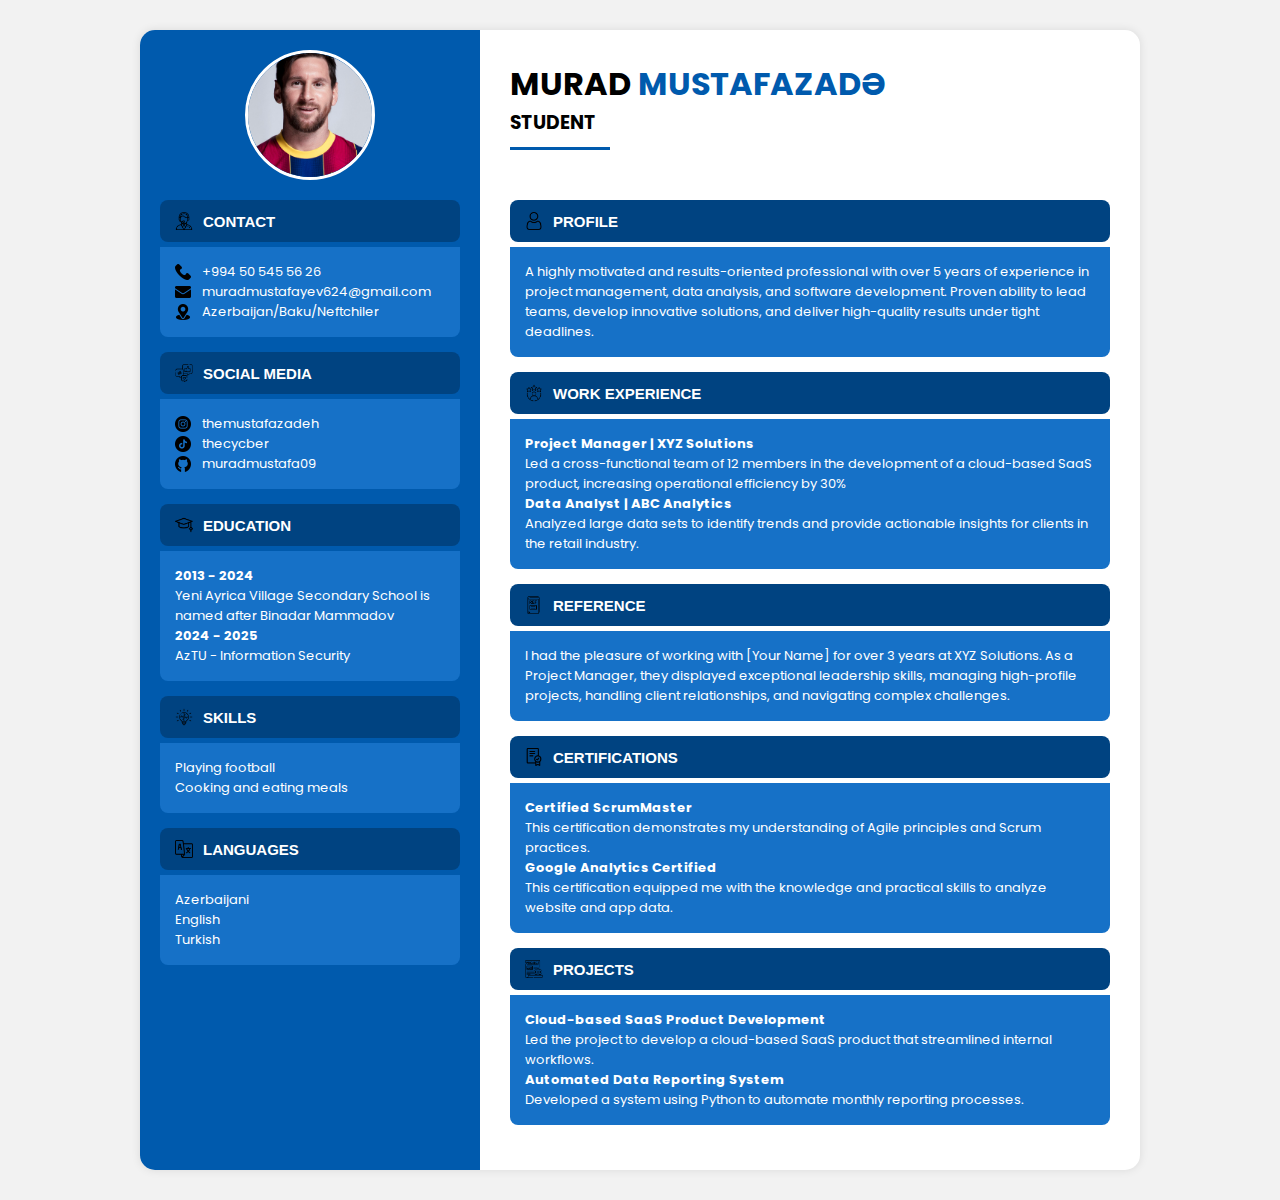
<file: Lab1/index.html>
<!DOCTYPE html>
<html lang="en">
<head>
  <meta charset="UTF-8" />
  <meta name="viewport" content="width=device-width, initial-scale=1.0"/>
  <title>MY CV</title>
  <link rel="stylesheet" href="style.css"/>
</head>
<body>
  <div class="cvContainer">
    <div class="cvSidebar">
      <img src="images/profile.jpg" alt="" class="cvProfilePicture"/>
      <div class="cvLeftAccordion">
        <div class="cvAccordionItem">
          <button class="cvAccordionButton">
            <img src="images/contact.png" alt="" class="cvButtonIcon">
            CONTACT</button>
          <div class="cvAccordionPanel">
            <p><img src="images/phone.png" alt="" class="cvIcon"> +994 50 545 56 26</p>
            <p><img src="images/email.png" alt="" class="cvIcon"> muradmustafayev624@gmail.com</p>
            <p><img src="images/location.png" alt="" class="cvIcon"> Azerbaijan/Baku/Neftchiler</p>
          </div>
        </div>

        <div class="cvAccordionItem">
          <button class="cvAccordionButton">
            <img src="images/social-media.png" alt="" class="cvButtonIcon">
            SOCIAL MEDIA</button>
          <div class="cvAccordionPanel">
            <p><img src="images/instagram.png" alt="" class="cvIcon"> themustafazadeh</p>
            <p><img src="images/tik-tok.png" alt="" class="cvIcon"> thecycber</p>
            <p><img src="images/github.png" alt="" class="cvIcon"> muradmustafa09</p>
          </div>
        </div>

        <div class="cvAccordionItem">
          <button class="cvAccordionButton">
            <img src="images/education.png" alt="" class="cvButtonIcon">
            EDUCATION</button>
          <div class="cvAccordionPanel">
            <p><strong>2013 - 2024</strong><br> Yeni Ayrica Village Secondary School is named after Binadar Mammadov</p>
            <p><strong>2024 - 2025</strong><br> AzTU - Information Security</p>
          </div>
        </div>

        <div class="cvAccordionItem">
          <button class="cvAccordionButton">
            <img src="images/skill.png" alt="" class="cvButtonIcon">
            SKILLS</button>
          <div class="cvAccordionPanel">
            <ul>
              <li>Playing football</li>
              <li>Cooking and eating meals</li>
            </ul>
          </div>
        </div>

        <div class="cvAccordionItem">
          <button class="cvAccordionButton">
            <img src="images/language.png" alt="" class="cvButtonIcon">
            LANGUAGES</button>
          <div class="cvAccordionPanel">
            <ul>
              <li>Azerbaijani</li>
              <li>English</li>
              <li>Turkish</li>
            </ul>
          </div>
        </div>
      </div>
    </div>

    <div class="cvMainContent">
      <h1>MURAD <span class="cvHighlight">MUSTAFAZADƏ</span></h1>
      <h3>STUDENT</h3>
      <hr class="cvTitleLine"/>

      <div class="cvRightAccordion">
        <div class="cvAccordionItem">
          <button class="cvAccordionButton">
            <img src="images/profile.png" alt="" class="cvButtonIcon">
            PROFILE</button>
          <div class="cvAccordionPanel">
            <p>A highly motivated and results-oriented professional with over 5 years of experience in project management, data analysis, and software development. Proven ability to lead teams, develop innovative solutions, and deliver high-quality results under tight deadlines.</p>
          </div>
        </div>

        <div class="cvAccordionItem">
          <button class="cvAccordionButton">
            <img src="images/work-experience.png" alt="" class="cvButtonIcon">
            WORK EXPERIENCE</button>
          <div class="cvAccordionPanel">
            <p><strong>Project Manager | XYZ Solutions</strong></p>
            <ul>
              <li>Led a cross-functional team of 12 members in the development of a cloud-based SaaS product, increasing operational efficiency by 30%</li>
            </ul>
            <p><strong>Data Analyst | ABC Analytics</strong></p>
            <ul>
              <li>Analyzed large data sets to identify trends and provide actionable insights for clients in the retail industry.</li>
            </ul>
          </div>
        </div>

        <div class="cvAccordionItem">
          <button class="cvAccordionButton">
            <img src="images/reference.png" alt="" class="cvButtonIcon">
            REFERENCE</button>
          <div class="cvAccordionPanel">
            <p>I had the pleasure of working with [Your Name] for over 3 years at XYZ Solutions. As a Project Manager, they displayed exceptional leadership skills, managing high-profile projects, handling client relationships, and navigating complex challenges.</p>
          </div>
        </div>

        <div class="cvAccordionItem">
          <button class="cvAccordionButton">
            <img src="images/certificate.png" alt="" class="cvButtonIcon">
            CERTIFICATIONS</button>
          <div class="cvAccordionPanel">
            <p><strong>Certified ScrumMaster</strong></p>
            <p>This certification demonstrates my understanding of Agile principles and Scrum practices.</p>
            <p><strong>Google Analytics Certified</strong></p>
            <p>This certification equipped me with the knowledge and practical skills to analyze website and app data.</p>
          </div>
        </div>

        <div class="cvAccordionItem">
          <button class="cvAccordionButton">
            <img src="images/project.png" alt="" class="cvButtonIcon">
            PROJECTS</button>
          <div class="cvAccordionPanel">
            <p><strong>Cloud-based SaaS Product Development</strong></p>
            <p>Led the project to develop a cloud-based SaaS product that streamlined internal workflows.</p>
            <p><strong>Automated Data Reporting System</strong></p>
            <p>Developed a system using Python to automate monthly reporting processes.</p>
          </div>
        </div>
      </div>
    </div>
  </div>
</body>
</html>
</file>
<file: Lab1/style.css>
@import url('https://fonts.googleapis.com/css2?family=Poppins:wght@400;500;600;700;800&display=swap');

* {
  margin: 0;
  padding: 0;
  box-sizing: border-box;
}

body {
  font-family: 'Poppins', sans-serif;
  background-color: #f2f2f2;
}

.cvContainer {
  display: flex;
  flex-wrap: wrap;
  max-width: 1000px;
  margin: 30px auto;
  background-color: white;
  border-radius: 15px;
  box-shadow: 0 0 10px rgba(0, 0, 0, 0.1);

  .cvSidebar {
    flex: 1;
    min-width: 300px;
    background-color: #005aad;
    color: white;
    padding: 20px;
    border-radius: 15px 0 0 15px;

    .cvProfilePicture {
      display: block;
      margin: 0 auto 20px auto;
      width: 130px;
      height: 130px;
      object-fit: cover;
      border-radius: 50%;
      border: 3px solid white;
    }

    .cvLeftAccordion {
      .cvAccordionItem {
        margin-bottom: 15px;

        .cvAccordionButton {
          width: 100%;
          padding: 12px 15px;
          background-color: #004381;
          color: white;
          text-align: left;
          border: none;
          outline: none;
          font-size: 15px;
          font-weight: 600;
          cursor: pointer;
          transition: background-color 0.3s;
          border-radius: 8px;
          display: flex;
          align-items: center;
          gap: 10px;

          &:hover {
            background-color: #1671c7;
          }

          .cvButtonIcon {
            width: 18px;
            height: 18px;
            vertical-align: middle;
          }
        }

        .cvAccordionPanel {
          max-height: 500px;
          overflow: hidden;
          transition: max-height 0.4s ease-in-out, padding 0.4s ease-in-out;
          padding: 15px 15px;
          background-color: #1671c7;
          border-radius: 0 0 8px 8px;
          font-size: 13px;
          margin-top: 5px;

          ul {
            list-style-type: none;

            li {
              color: white;
            }
          }

          p {
            color: white;

            .cvIcon {
              width: 16px;
              max-height: 500px !important;
              margin-right: 8px;
              vertical-align: middle;
            }
          }

         
        }
      }
    }
  }

  .cvMainContent {
    flex: 2;
    padding: 30px;

    h1 {
      .cvHighlight {
        color: #005aad;
      }
    }

    .cvTitleLine {
      margin: 10px 0 30px 0;
      height: 3px;
      background-color: #005aad;
      border: none;
      width: 100px;
      margin-bottom: 50px;
    }

    .cvRightAccordion {
      .cvAccordionItem {
        margin-bottom: 15px;

        .cvAccordionButton {
          width: 100%;
          padding: 12px 15px;
          background-color: #004381;
          color: white;
          text-align: left;
          border: none;
          outline: none;
          font-size: 15px;
          font-weight: 600;
          cursor: pointer;
          transition: background-color 0.3s;
          border-radius: 8px;
          display: flex;
          align-items: center;
          gap: 10px;

          &:hover {
            background-color: #1671c7;
          }

          .cvButtonIcon {
            width: 18px;
            height: 18px;
            vertical-align: middle;
          }
        }

        .cvAccordionPanel {
          max-height: 550px;
          overflow: hidden;
          transition: max-height 0.4s ease-in-out, padding 0.4s ease-in-out;
          padding: 15px 15px;
          background-color: #1671c7;
          border-radius: 0 0 8px 8px;
          font-size: 13px;
          margin-top: 5px;

          ul {
            list-style-type: none;

            li {
              color: white;
            }
          }

          p {
            color: white;

            .cvIcon {
              width: 16px;
              height: 500px !important;
              margin-right: 8px;
              vertical-align: middle;
            }
          }
        }
      }
    }
  }
}
</file>
